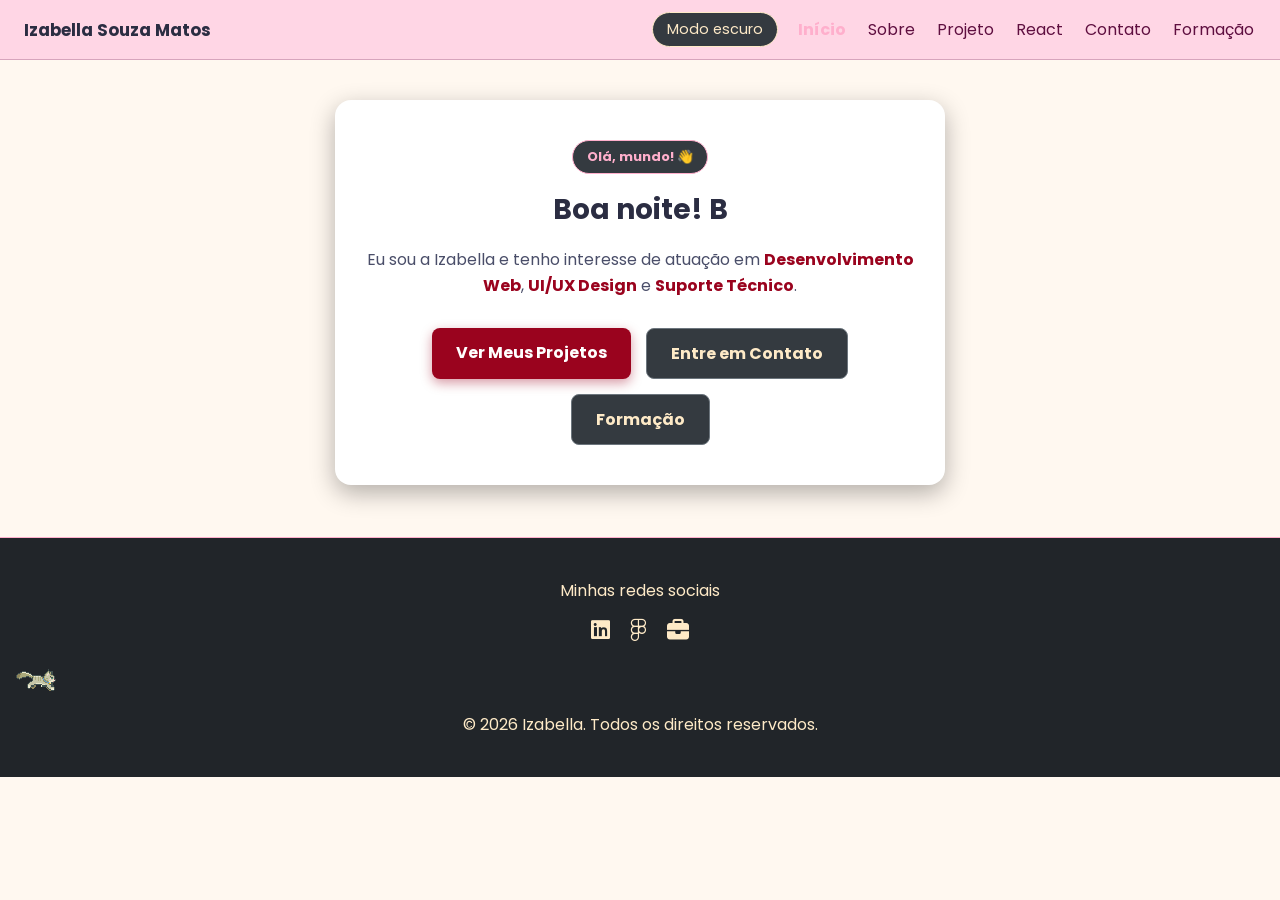
<file: index.html>
<!DOCTYPE html>
<html lang="pt-BR">
<head>
    <meta charset="UTF-8">
    <meta name="viewport" content="width=device-width, initial-scale=1.0">
    <title>Início | Izabella</title>
    <link rel="stylesheet" href="https://fonts.googleapis.com/css2?family=Poppins:wght@400;700&display=swap">
    <link rel="stylesheet" href="css/style.css">
    <!-- Importação dos ícones do Font Awesome -->
    <link rel="stylesheet" href="https://cdnjs.cloudflare.com/ajax/libs/font-awesome/6.4.0/css/all.min.css">
</head>
<body>
    <header>
        <p class="titlenav"><strong>Izabella Souza Matos</strong></p>

        <button type="button" class="btn-hamburguer" id="btn-hamburguer" aria-label="Abrir menu de navegação" aria-expanded="false" aria-controls="nav-menu">
            <span></span>
            <span></span>
            <span></span>
        </button>

        <nav id="nav-menu" class="itensnav" aria-label="Navegação principal">
            <button type="button" id="tema">Modo escuro</button>
            <a href="index.html">Início</a>
            <a href="sobre.html">Sobre</a>
            <a href="projeto.html">Projeto</a>
            <a href="react.html">React</a>
            <a href="contato.html">Contato</a>
            <a href="formacao.html">Formação</a>
        </nav>
    </header>

    <main>
        <section class="secao-inicio">
            <div class="hero-card">
                <span class="badge-ola">Olá, mundo! 👋</span>

                <!-- O JavaScript injeta a saudação automática por horário aqui -->
                <h1 id="titulo-saudacao">Bem-vindo ao meu perfil</h1>
                <p class="descricao-inicio">
                    Eu sou a Izabella e tenho interesse de atuação em <strong>Desenvolvimento Web</strong>, <strong>UI/UX Design</strong> e <strong>Suporte Técnico</strong>.
                </p>

                <div class="acoes-hero">
                    <a href="projeto.html" class="btn-principal">Ver Meus Projetos</a>
                    <a href="contato.html" class="btn-secundario">Entre em Contato</a>
                    <a href="formacao.html" class="btn-secundario">Formação</a>
                </div>
            </div>
        </section>
    </main>

    <footer>
        <div class="footer-container">
            <p>Minhas redes sociais</p>
            <ul class="footer-links">
                <li><a href="https://www.linkedin.com/in/izabella-souza-matos/" target="_blank" rel="noopener noreferrer" aria-label="LinkedIn"><i class="fa-brands fa-linkedin"></i></a></li>
                <li><a href="https://www.figma.com/files/team/1687251064527399275/folder/663341080?fuid=1687251063166864576" target="_blank" rel="noopener noreferrer" aria-label="Figma"><i class="fa-brands fa-figma"></i></a></li>
                <li><a href="https://izabellasouzadev67.github.io/portfolio-izabella-souza/" target="_blank" rel="noopener noreferrer" aria-label="Portfólio"><i class="fa-solid fa-briefcase"></i></a></li>
            </ul>
        </div>

        <!-- Stickers dos gatinhos passeando no rodapé -->
        <div class="gatos-rodape">
            <img src="Imagens/gif.gif" alt="Gato andando" class="gato-andando">
            <img src="Imagens/gif.gif" alt="Gato andando" class="gato-andando">
        </div>

        <p>&copy; 2026 Izabella. Todos os direitos reservados.</p>
    </footer>

    <script src="js/script.js"></script>
</body>
</html>
</file>
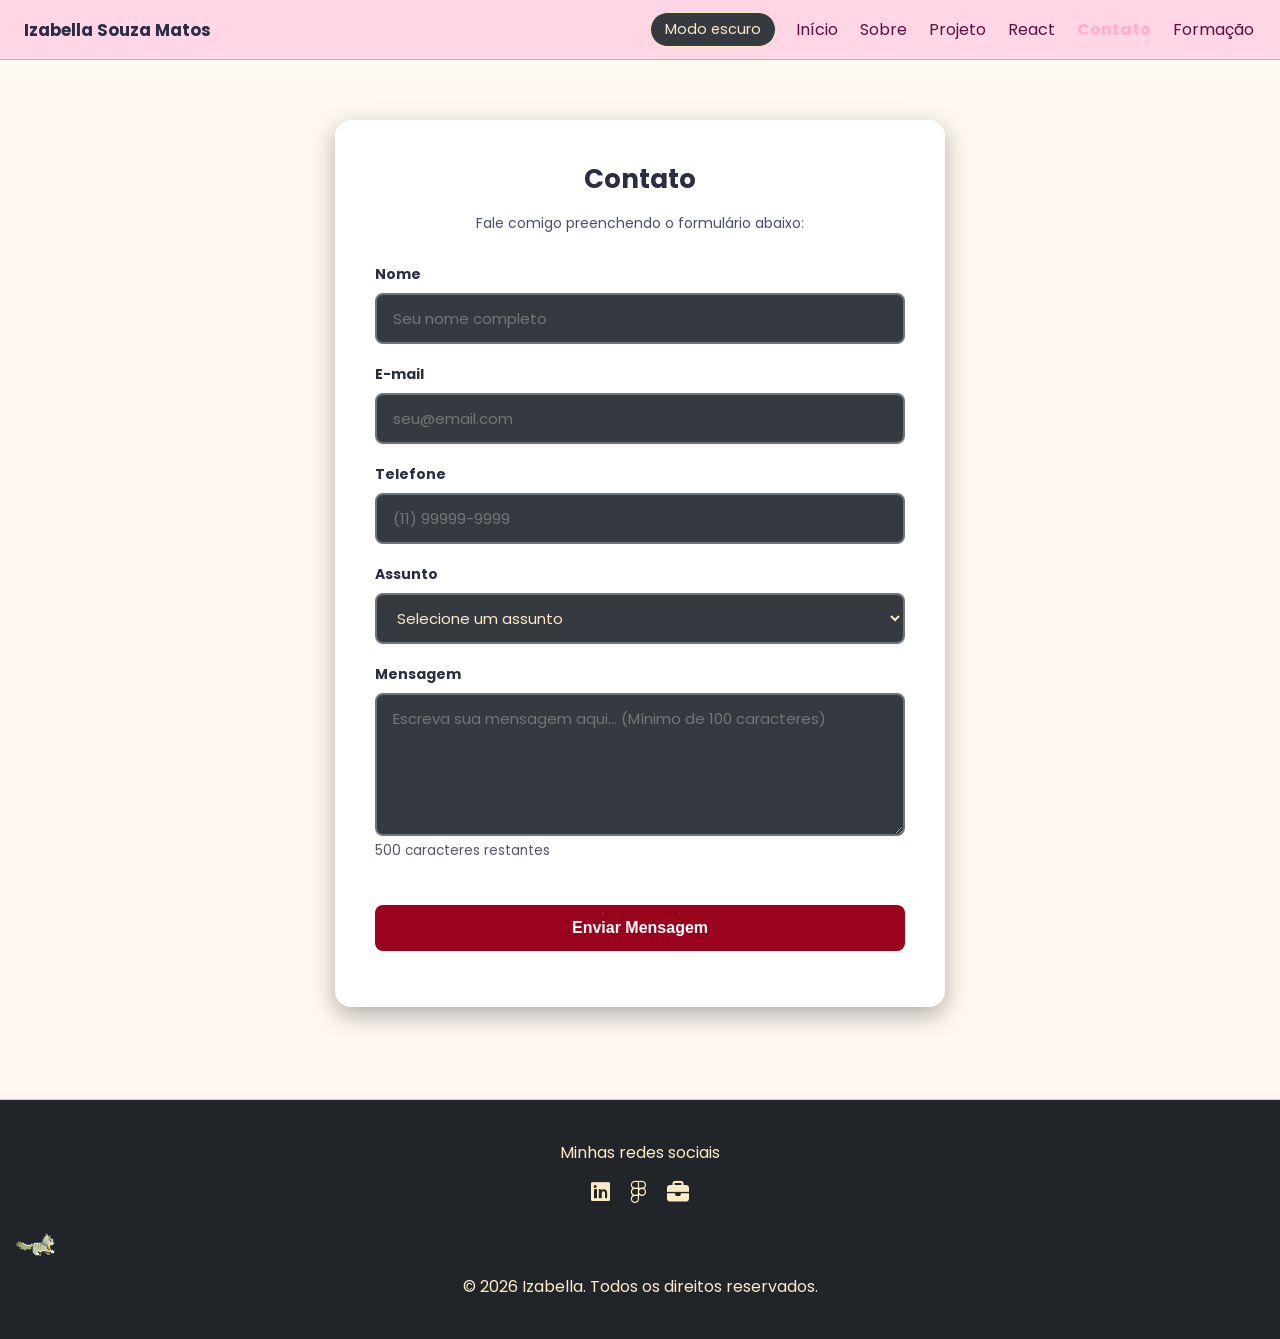
<file: contato.html>
<!DOCTYPE html>
<html lang="pt-BR">
<head>
    <meta charset="UTF-8">
    <meta name="viewport" content="width=device-width, initial-scale=1.0">
    <title>Contato | Izabella</title>
    <link rel="stylesheet" href="https://fonts.googleapis.com/css2?family=Poppins:wght@400;700&display=swap">
    <link rel="stylesheet" href="css/style.css">
    <link rel="stylesheet" href="https://cdnjs.cloudflare.com/ajax/libs/font-awesome/6.4.0/css/all.min.css">
</head>
<body>
    <header>
        <p class="titlenav"><strong>Izabella Souza Matos</strong></p>

        <button type="button" class="btn-hamburguer" id="btn-hamburguer" aria-label="Abrir menu de navegação" aria-expanded="false" aria-controls="nav-menu">
            <span></span>
            <span></span>
            <span></span>
        </button>

        <nav id="nav-menu" class="itensnav" aria-label="Navegação principal">
            <button type="button" id="tema">Modo escuro</button>
            <a href="index.html">Início</a>
            <a href="sobre.html">Sobre</a>
            <a href="projeto.html">Projeto</a>
            <a href="react.html">React</a>
            <a href="contato.html">Contato</a>
            <a href="formacao.html">Formação</a>
        </nav>
    </header>

    <main>
        <section class="secao-contato">
            <div class="contato-container">
                <h1>Contato</h1>
                <p class="subtitulo">Fale comigo preenchendo o formulário abaixo:</p>

                <form id="form-contato" action="https://formspree.io/f/myewewpo" method="POST" class="formulario-moderno">
                    <div class="campo-grupo">
                        <label for="nome">Nome</label>
                        <input type="text" id="nome" name="nome" placeholder="Seu nome completo" required>
                    </div>

                    <div class="campo-grupo">
                        <label for="email">E-mail</label>
                        <input type="email" id="email" name="email" placeholder="seu@email.com" required>
                    </div>

                    <div class="campo-grupo">
                        <label for="telefone">Telefone</label>
                        <input type="tel" id="telefone" name="telefone" placeholder="(11) 99999-9999">
                    </div>

                    <div class="campo-grupo">
                        <label for="assunto">Assunto</label>
                        <select id="assunto" name="assunto" required>
                            <option value="">Selecione um assunto</option>
                            <option value="duvida">Dúvida</option>
                            <option value="sugestao">Sugestão</option>
                            <option value="reclamacao">Reclamação</option>
                            <option value="projeto">Projetos</option>
                        </select>
                    </div>

                    <div class="campo-grupo">
                        <label for="mensagem">Mensagem</label>
                        <textarea id="mensagem" name="mensagem" rows="5" maxlength="500" placeholder="Escreva sua mensagem aqui... (Mínimo de 100 caracteres)" required></textarea>
                        <p class="aviso-caracteres" style="font-size: 0.85rem; margin-top: 5px; opacity: 0.8;"><span id="contador">500</span> caracteres restantes</p>
                    </div>

                    <button type="submit" class="btn-enviar">Enviar Mensagem</button>
                    <p id="resposta"></p>
                </form>
            </div>
        </section>
    </main>

    <footer>
        <div class="footer-container">
            <p>Minhas redes sociais</p>
            <ul class="footer-links">
                <li><a href="https://www.linkedin.com/in/izabella-souza-matos/" target="_blank" rel="noopener noreferrer" aria-label="LinkedIn"><i class="fa-brands fa-linkedin"></i></a></li>
                <li><a href="https://www.figma.com/files/team/1687251064527399275/folder/663341080?fuid=1687251063166864576" target="_blank" rel="noopener noreferrer" aria-label="Figma"><i class="fa-brands fa-figma"></i></a></li>
                <li><a href="https://izabellasouzadev67.github.io/portfolio-izabella-souza/" target="_blank" rel="noopener noreferrer" aria-label="Portfólio"><i class="fa-solid fa-briefcase"></i></a></li>
            </ul>
        </div>

        <div class="gatos-rodape">
            <img src="Imagens/gif.gif" alt="Gato andando" class="gato-andando">
            <img src="Imagens/gif.gif" alt="Gato andando" class="gato-andando">
        </div>

        <p>&copy; 2026 Izabella. Todos os direitos reservados.</p>
    </footer>

    <!-- Carrega o script geral (para o modo escuro e outras funções globais) -->
    <script src="js/script.js"></script>
    <script src="js/contato.js"></script>
</body>
</html>
</file>
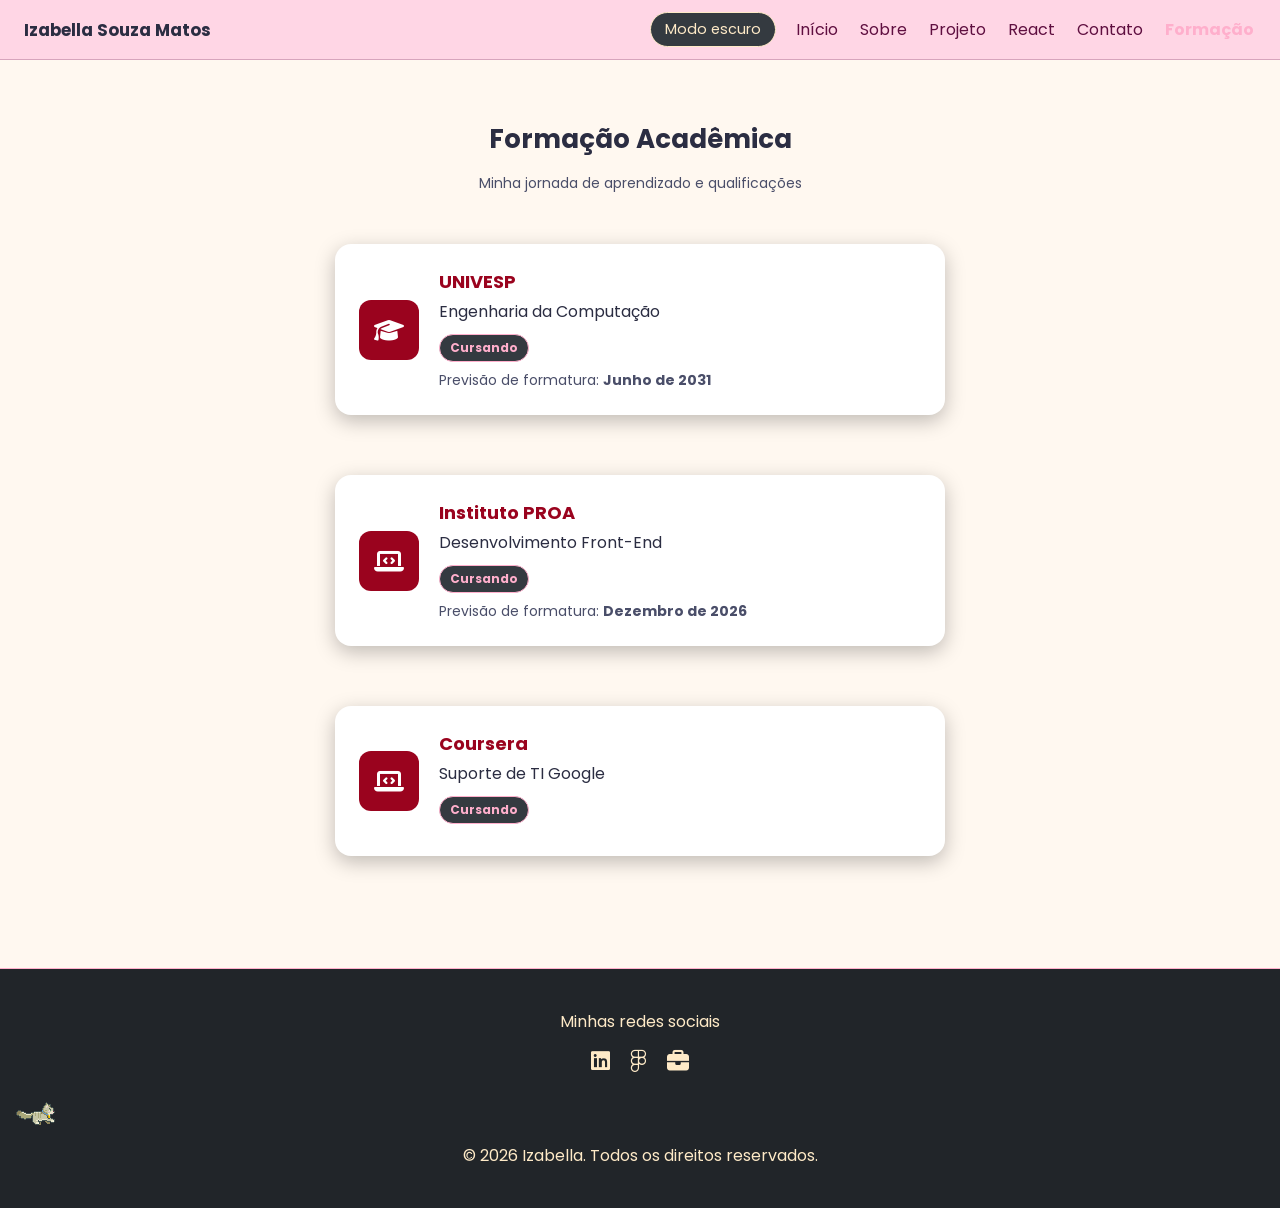
<file: formacao.html>
<!DOCTYPE html>
<html lang="pt-BR">
<head>
    <meta charset="UTF-8">
    <meta name="viewport" content="width=device-width, initial-scale=1.0">
    <title>Formação | Izabella</title>
    <link rel="stylesheet" href="https://fonts.googleapis.com/css2?family=Poppins:wght@400;700&display=swap">
    <link rel="stylesheet" href="css/style.css">
    <!-- Importação dos ícones do Font Awesome -->
    <link rel="stylesheet" href="https://cdnjs.cloudflare.com/ajax/libs/font-awesome/6.4.0/css/all.min.css">
</head>
<body>
    <header>
        <p class="titlenav"><strong>Izabella Souza Matos</strong></p>

        <button type="button" class="btn-hamburguer" id="btn-hamburguer" aria-label="Abrir menu de navegação" aria-expanded="false" aria-controls="nav-menu">
            <span></span>
            <span></span>
            <span></span>
        </button>

        <nav id="nav-menu" class="itensnav" aria-label="Navegação principal">
            <button type="button" id="tema">Modo escuro</button>
            <a href="index.html">Início</a>
            <a href="sobre.html">Sobre</a>
            <a href="projeto.html">Projeto</a>
            <a href="react.html">React</a>
            <a href="contato.html">Contato</a>
            <a href="formacao.html">Formação</a>
        </nav>
    </header>

    <main>
        <section class="secao-formacao">
            <h1>Formação Acadêmica</h1>
            <p class="subtitulo">Minha jornada de aprendizado e qualificações</p>

            <div class="formacao-grid">
                <article class="card-formacao">
                    <div class="icone-formacao">
                        <i class="fa-solid fa-graduation-cap"></i>
                    </div>
                    <div class="conteudo-formacao">
                        <h2>UNIVESP</h2>
                        <h3>Engenharia da Computação</h3>
                        <span class="status-badge">Cursando</span>
                        <p class="previsao">Previsão de formatura: <strong>Junho de 2031</strong></p>
                    </div>
                </article>

                <article class="card-formacao">
                    <div class="icone-formacao">
                        <i class="fa-solid fa-laptop-code"></i>
                    </div>
                    <div class="conteudo-formacao">
                        <h2>Instituto PROA</h2>
                        <h3>Desenvolvimento Front-End</h3>
                        <span class="status-badge">Cursando</span>
                        <p class="previsao">Previsão de formatura: <strong>Dezembro de 2026</strong></p>
                    </div>
                </article>

                <article class="card-formacao">
                    <div class="icone-formacao">
                        <i class="fa-solid fa-laptop-code"></i>
                    </div>
                    <div class="conteudo-formacao">
                        <h2>Coursera</h2>
                        <h3>Suporte de TI Google</h3>
                        <span class="status-badge">Cursando</span>
                    </div>
                </article>
            </div>
        </section>
    </main>

    <footer>
        <div class="footer-container">
            <p>Minhas redes sociais</p>
            <ul class="footer-links">
                <li><a href="https://www.linkedin.com/in/izabella-souza-matos/" target="_blank" rel="noopener noreferrer" aria-label="LinkedIn"><i class="fa-brands fa-linkedin"></i></a></li>
                <li><a href="https://www.figma.com/files/team/1687251064527399275/folder/663341080?fuid=1687251063166864576" target="_blank" rel="noopener noreferrer" aria-label="Figma"><i class="fa-brands fa-figma"></i></a></li>
                <li><a href="https://izabellasouzadev67.github.io/portfolio-izabella-souza/" target="_blank" rel="noopener noreferrer" aria-label="Portfólio"><i class="fa-solid fa-briefcase"></i></a></li>
            </ul>
        </div>

        <!-- Stickers dos gatinhos passeando no rodapé -->
        <div class="gatos-rodape">
            <img src="Imagens/gif.gif" alt="Gato andando" class="gato-andando">
            <img src="Imagens/gif.gif" alt="Gato andando" class="gato-andando">
        </div>

        <p>&copy; 2026 Izabella. Todos os direitos reservados.</p>
    </footer>

    <script src="js/script.js"></script>
</body>
</html>
</file>
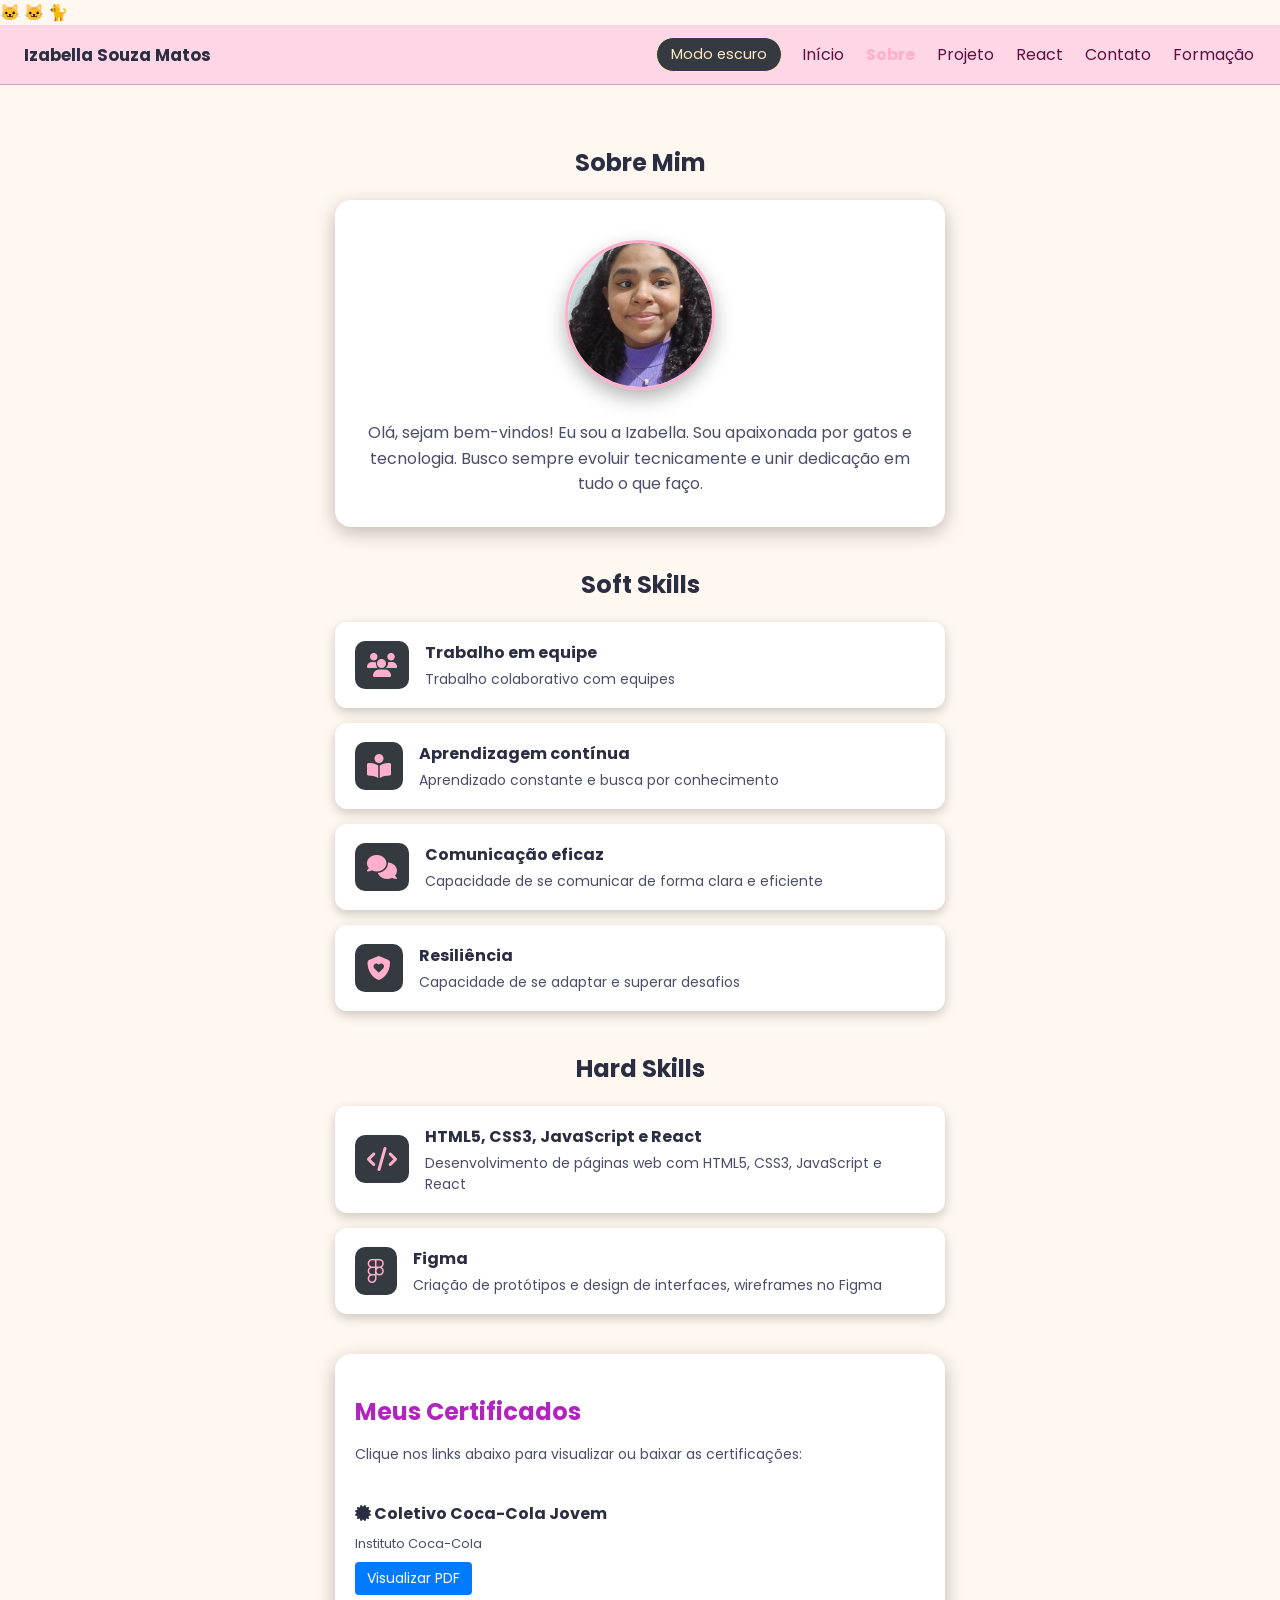
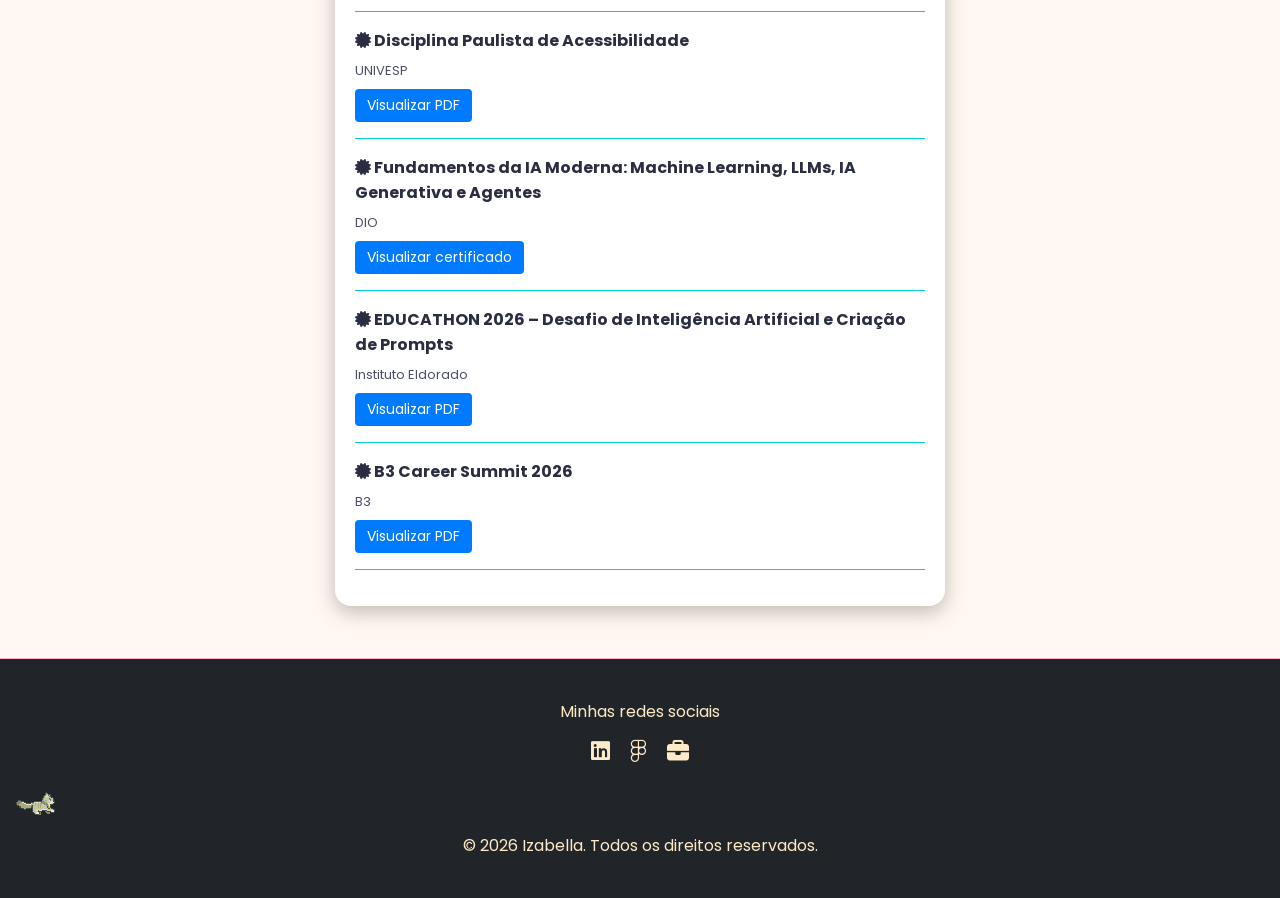
<file: sobre.html>
<!DOCTYPE html>
<html lang="pt-BR">
<head>
    <meta charset="UTF-8">
    <meta name="viewport" content="width=device-width, initial-scale=1.0">
    <title>Sobre | Izabella</title>
    <link rel="stylesheet" href="css/style.css">
    <link rel="stylesheet" href="https://fonts.googleapis.com/css2?family=Poppins:wght@400;700&display=swap">
    <!-- Importação dos ícones do Font Awesome -->
    <link rel="stylesheet" href="https://cdnjs.cloudflare.com/ajax/libs/font-awesome/6.4.0/css/all.min.css">
</head>
<body>
    <div class="gatos-flutuantes">
        <span class="gato" style="--delay: 0s; --left: 15%;">🐱</span>
        <span class="gato" style="--delay: 1.5s; --left: 80%;">🐱</span>
        <span class="gato" style="--delay: 3s; --left: 25%;">🐈</span>
    </div>

    <header>
        <p class="titlenav"><strong>Izabella Souza Matos</strong></p>

        <button type="button" class="btn-hamburguer" id="btn-hamburguer" aria-label="Abrir menu de navegação" aria-expanded="false" aria-controls="nav-menu">
            <span></span>
            <span></span>
            <span></span>
        </button>

        <nav id="nav-menu" class="itensnav" aria-label="Navegação principal">
            <button type="button" id="tema">Modo escuro</button>
            <a href="index.html">Início</a>
            <a href="sobre.html">Sobre</a>
            <a href="projeto.html">Projeto</a>
            <a href="react.html">React</a>
            <a href="contato.html">Contato</a>
            <a href="formacao.html">Formação</a>
        </nav>
    </header>

    <main>
        <!-- Seção Apresentação / Perfil -->
        <section class="secao-sobre-mim">
            <h1>Sobre Mim</h1>
            <div class="card-perfil">
                <img src="Imagens/foto-perfil-izabella.png" alt="Izabella Souza Matos" class="foto-sobre">
                <div class="texto-perfil">
                    <p>Olá, sejam bem-vindos! Eu sou a Izabella. Sou apaixonada por gatos e tecnologia. Busco sempre evoluir tecnicamente e unir dedicação em tudo o que faço.</p>
                </div>
            </div>
        </section>

        <!-- Seção Soft Skills & Hard Skills -->
        <section class="secao-habilidades">
            <h2>Soft Skills</h2>
            <ul class="lista-habilidades-moderna">
                <li>
                    <i class="fa-solid fa-users"></i>
                    <div>
                        <strong>Trabalho em equipe</strong>
                        <p>Trabalho colaborativo com equipes</p>
                    </div>
                </li>
                <li>
                    <i class="fa-solid fa-book-open-reader"></i>
                    <div>
                        <strong>Aprendizagem contínua</strong>
                        <p>Aprendizado constante e busca por conhecimento</p>
                    </div>
                </li>
                <li>
                    <i class="fa-solid fa-comments"></i>
                    <div>
                        <strong>Comunicação eficaz</strong>
                        <p>Capacidade de se comunicar de forma clara e eficiente</p>
                    </div>
                </li>
                <li>
                    <i class="fa-solid fa-shield-heart"></i>
                    <div>
                        <strong>Resiliência</strong>
                        <p>Capacidade de se adaptar e superar desafios</p>
                    </div>
                </li>
            </ul>

            <h2 class="titulo-hard-skills">Hard Skills</h2>
            <ul class="lista-hard-skills">
                <li>
                    <i class="fa-solid fa-code"></i>
                    <div>
                        <strong>HTML5, CSS3, JavaScript e React</strong>
                        <p>Desenvolvimento de páginas web com HTML5, CSS3, JavaScript e React</p>
                    </div>
                </li>
                <li>
                    <i class="fa-brands fa-figma"></i>
                    <div>
                        <strong>Figma</strong>
                        <p>Criação de protótipos e design de interfaces, wireframes no Figma</p>
                    </div>
                </li>
            </ul>
        </section>

        <!-- Seção Certificados -->
        <section class="secao-certificados">
            <h2>Meus Certificados</h2>
            <p class="subtitulo-certificados">Clique nos links abaixo para visualizar ou baixar as certificações:</p>

            <ul class="lista-certificados">
                <li>
                    <span class="curso-nome"><i class="fa-solid fa-certificate"></i> Coletivo Coca-Cola Jovem</span>
                    <span class="instituicao">Instituto Coca-Cola</span>
                    <a href="docs/certificado-coca-cola.pdf" target="_blank" rel="noopener noreferrer" class="btn-pdf">Visualizar PDF</a>
                </li>
                <li>
                    <span class="curso-nome"><i class="fa-solid fa-certificate"></i> Disciplina Paulista de Acessibilidade</span>
                    <span class="instituicao">UNIVESP</span>
                    <a href="https://ava.univesp.br/pluginfile.php/1/tool_certificate/issues/1791779618/0722146682IS.pdf" target="_blank" rel="noopener noreferrer" class="btn-pdf">Visualizar PDF</a>
                </li>
                <li>
                    <span class="curso-nome"><i class="fa-solid fa-certificate"></i> Fundamentos da IA Moderna: Machine Learning, LLMs, IA Generativa e Agentes</span>
                    <span class="instituicao">DIO</span>
                    <a href="https://www.dio.me/certificate/FJN9F0I5/share" target="_blank" rel="noopener noreferrer" class="btn-pdf">Visualizar certificado</a>
                </li>
                <li>
                    <span class="curso-nome"><i class="fa-solid fa-certificate"></i> EDUCATHON 2026 – Desafio de Inteligência Artificial e Criação de Prompts</span>
                    <span class="instituicao">Instituto Eldorado</span>
                    <a href="docs/certificado educathon IA.pdf" target="_blank" rel="noopener noreferrer" class="btn-pdf">Visualizar PDF</a>
                </li>
                <li>
                    <span class="curso-nome"><i class="fa-solid fa-certificate"></i> B3 Career Summit 2026</span>
                    <span class="instituicao">B3</span>
                    <a href="docs/B3 Career Summit 2026.pdf" target="_blank" rel="noopener noreferrer" class="btn-pdf">Visualizar PDF</a>
                </li>
            </ul>
        </section>
    </main>

    <footer>
        <div class="footer-container">
            <p>Minhas redes sociais</p>
            <ul class="footer-links">
                <li><a href="https://www.linkedin.com/in/izabella-souza-matos/" target="_blank" rel="noopener noreferrer" aria-label="LinkedIn"><i class="fa-brands fa-linkedin"></i></a></li>
                <li><a href="https://www.figma.com/files/team/1687251064527399275/folder/663341080?fuid=1687251063166864576" target="_blank" rel="noopener noreferrer" aria-label="Figma"><i class="fa-brands fa-figma"></i></a></li>
                <li><a href="https://izabellasouzadev67.github.io/portfolio-izabella-souza/" target="_blank" rel="noopener noreferrer" aria-label="Portfólio"><i class="fa-solid fa-briefcase"></i></a></li>
            </ul>
        </div>

        <!-- Stickers dos gatinhos passeando no rodapé -->
        <div class="gatos-rodape">
            <img src="Imagens/gif.gif" alt="Gato andando" class="gato-andando">
            <img src="Imagens/gif.gif" alt="Gato andando" class="gato-andando">
        </div>

        <p>&copy; 2026 Izabella. Todos os direitos reservados.</p>
    </footer>

    <script src="js/script.js"></script>
</body>
</html>
</file>
<file: css/style.css>
/* ==========================================
1. CONFIGURAÇÕES GERAIS E VARIÁVEIS
   ========================================== */
:root {
    --bg-body: #343A40;
    --text-body: #FEEAC7;
    --card-bg: #495057;
    --header-bg: #212529;
    --header-border: rgba(255, 175, 204, 0.45);
    --btn-tema-bg: #343A40;
    --btn-tema-border: #FFAFCC;
    --btn-tema-color: #FEEAC7;
}

body.claro {
    --bg-body: #FFF8F0;
    --text-body: #2B2D42;
    --card-bg: #FFFFFF;
    --header-bg: #FFD6E5;
    --header-border: rgba(95, 15, 64, 0.25);
    --btn-tema-bg: #343A40;
    --btn-tema-border: #FEEAC7;
    --btn-tema-color: #FEEAC7;
}

*,
*::before,
*::after {
    box-sizing: border-box;
}

body {
    background-color: var(--bg-body);
    color: var(--text-body);
    font-family: 'Poppins', sans-serif;
    margin: 0;
    transition: background-color 0.3s ease, color 0.3s ease;
}

main {
    max-width: 650px;
    margin: 0 auto;
    padding: 20px;
}

/* ==========================================
2. HEADER E NAVEGAÇÃO
   ========================================== */
header {
    position: relative;
    display: flex;
    justify-content: space-between;
    align-items: center;
    gap: 16px;
    background-color: var(--header-bg);
    border-bottom: 1px solid var(--header-border);
    padding: 12px 24px;
    z-index: 1000;
}

header::before,
header::after {
    content: none !important;
    display: none !important;
}

.titlenav {
    margin: 0;
    font-size: 1.05rem;
    white-space: nowrap;
}

.itensnav {
    display: flex;
    align-items: center;
    flex-wrap: wrap;
    gap: 16px;
}

nav a,
.itensnav a {
    color: #FEEAC7;
    text-decoration: none;
    display: inline-block;
    padding: 4px 2px;
    transition: color 0.3s ease, transform 0.3s ease;
}

nav a:hover,
.itensnav a:hover {
    color: #FFAFCC;
}

body.claro nav a,
body.claro .itensnav a {
    color: #5F0F40;
}

body.claro nav a:hover,
body.claro .itensnav a:hover {
    color: #9A031E;
}

.itensnav a.ativo {
    color: #FFAFCC;
    font-weight: 700;
    text-decoration: underline;
    text-underline-offset: 5px;
}

body.claro .itensnav a.ativo {
    color: #9A031E;
}

#tema {
    background-color: var(--btn-tema-bg);
    color: var(--btn-tema-color);
    border: 1px solid var(--btn-tema-border);
    border-radius: 20px;
    padding: 6px 14px;
    font-family: inherit;
    font-size: 0.9rem;
    cursor: pointer;
    transition: all 0.3s ease;
}

#tema:hover {
    transform: translateY(-1px);
}

/* ==========================================
3. TÍTULOS E TIPOGRAFIA
   ========================================== */
h1 {
    color: var(--text-body);
    font-size: 26px;
    font-weight: 700;
    font-family: 'Poppins', Helvetica, sans-serif;
    margin: 0 0 16px 0;
}

/* ==========================================
4. COMPONENTES: CARDS E BOTÕES
   ========================================== */
article {
    background-color: var(--card-bg);
    padding: 20px;
    margin: 20px 0;
    border-radius: 8px;
    transition: transform 0.3s ease, box-shadow 0.3s ease;
}

article:hover {
    transform: translateY(-5px);
    box-shadow: 0 5px 15px rgba(0, 0, 0, 0.3);
}

.btn-principal {
    display: inline-block;
    background-color: #9A031E;
    color: #FFFFFF;
    padding: 12px 24px;
    border-radius: 8px;
    text-decoration: none;
    font-weight: bold;
    transition: background-color 0.3s ease, transform 0.2s ease;
    box-shadow: 0 4px 12px rgba(154, 3, 30, 0.4);
}

.btn-principal:hover {
    background-color: #720216;
    transform: translateY(-3px);
}

.btn-principal:active {
    transform: scale(0.97);
}

.btn-secundario {
    display: inline-block;
    background-color: #343A40;
    color: #FEEAC7;
    padding: 12px 24px;
    border-radius: 8px;
    text-decoration: none;
    font-weight: bold;
    border: 1px solid #6C757D;
    transition: all 0.3s ease;
}

.btn-secundario:hover {
    background-color: #495057;
    border-color: #FFAFCC;
    color: #FFAFCC;
    transform: translateY(-3px);
}

.btn-secundario:active {
    transform: scale(0.97);
}

/* ==========================================
5. PÁGINA INICIAL (INDEX)
   ========================================== */
.secao-inicio {
    display: flex;
    flex-direction: column;
    gap: 30px;
    margin-top: 20px;
}

.hero-card {
    background-color: var(--card-bg);
    padding: 40px 30px;
    border-radius: 16px;
    box-shadow: 0 8px 24px rgba(0, 0, 0, 0.3);
    text-align: center;
    transition: transform 0.3s ease, box-shadow 0.3s ease;
}

.hero-card:hover {
    transform: translateY(-4px);
    box-shadow: 0 12px 28px rgba(0, 0, 0, 0.35);
}

.badge-ola {
    display: inline-block;
    background-color: #343A40;
    color: #FFAFCC;
    font-size: 13px;
    font-weight: bold;
    padding: 6px 14px;
    border-radius: 20px;
    margin-bottom: 15px;
    border: 1px solid #FFAFCC;
}

.hero-card h1 {
    font-size: 28px;
    color: var(--text-body);
    margin-bottom: 15px;
}

.descricao-inicio {
    color: #CED4DA;
    font-size: 16px;
    line-height: 1.6;
    margin-bottom: 30px;
}

body.claro .descricao-inicio {
    color: #4A4E69;
}

.descricao-inicio strong {
    color: #FFAFCC;
}

body.claro .descricao-inicio strong {
    color: #9A031E;
}

.acoes-hero {
    display: flex;
    justify-content: center;
    gap: 15px;
    flex-wrap: wrap;
}

/* ==========================================
6. PÁGINA SOBRE (PERFIL E HABILIDADES)
   ========================================== */
.secao-sobre-mim,
.secao-habilidades {
    margin: 40px auto;
}

.secao-sobre-mim h1,
.secao-habilidades h2 {
    text-align: center;
    margin-bottom: 20px;
    color: var(--text-body);
    font-size: 24px;
}

.card-perfil {
    background-color: var(--card-bg);
    padding: 30px;
    border-radius: 16px;
    box-shadow: 0 6px 20px rgba(0, 0, 0, 0.25);
    display: flex;
    flex-direction: column;
    align-items: center;
    text-align: center;
    gap: 20px;
    transition: transform 0.3s ease, box-shadow 0.3s ease;
}

.card-perfil:hover {
    transform: translateY(-4px);
    box-shadow: 0 12px 28px rgba(0, 0, 0, 0.35);
}

.foto-sobre {
    width: 150px;
    height: 150px;
    object-fit: cover;
    border-radius: 50%;
    border: 3px solid #FFAFCC;
    display: block;
    margin: 10px auto;
    box-shadow: 0 8px 20px rgba(0, 0, 0, 0.3), 0 0 0 0 rgba(255, 175, 204, 0.55);
    transition: transform 0.35s ease, border-color 0.35s ease, box-shadow 0.35s ease;
    animation: flutuarEPulsarFoto 3.6s ease-in-out infinite;
}

.foto-sobre:hover {
    animation-play-state: paused;
    transform: translateY(-4px) scale(1.06) rotate(2deg);
    border-color: #FEEAC7;
    box-shadow: 0 12px 26px rgba(255, 175, 204, 0.35);
}

@keyframes flutuarEPulsarFoto {
    0% {
        transform: translateY(0px);
        box-shadow: 0 8px 20px rgba(0, 0, 0, 0.3), 0 0 0 0 rgba(255, 175, 204, 0.55);
    }
    50% {
        transform: translateY(-7px);
        box-shadow: 0 12px 24px rgba(0, 0, 0, 0.35), 0 0 0 12px rgba(255, 175, 204, 0);
    }
    100% {
        transform: translateY(0px);
        box-shadow: 0 8px 20px rgba(0, 0, 0, 0.3), 0 0 0 0 rgba(255, 175, 204, 0);
    }
}

.avatar-animado {
    position: relative;
    width: 158px;
    height: 158px;
    border-radius: 50%;
    padding: 4px;
    margin: 10px auto;
    background: linear-gradient(135deg, #FFAFCC, #9A031E, #FEEAC7, #FFAFCC);
    background-size: 300% 300%;
    animation: girarGradiente 5s ease infinite;
}

.avatar-animado .foto-sobre {
    width: 100%;
    height: 100%;
    margin: 0;
    border: 3px solid var(--card-bg);
    animation: none;
}

.avatar-animado:hover .foto-sobre {
    transform: scale(1.04);
}

@keyframes girarGradiente {
    0% {
        background-position: 0% 50%;
    }
    50% {
        background-position: 100% 50%;
    }
    100% {
        background-position: 0% 50%;
    }
}

.texto-perfil p {
    color: #CED4DA;
    line-height: 1.6;
    margin: 0;
}

body.claro .texto-perfil p {
    color: #4A4E69;
}

.lista-habilidades-moderna,
.lista-hard-skills {
    list-style: none;
    padding: 0;
    display: flex;
    flex-direction: column;
    gap: 15px;
}

.lista-habilidades-moderna li,
.lista-hard-skills li {
    background-color: var(--card-bg);
    padding: 18px 20px;
    border-radius: 12px;
    display: flex;
    align-items: center;
    gap: 16px;
    box-shadow: 0 4px 12px rgba(0, 0, 0, 0.2);
    transition: transform 0.3s ease;
}

.lista-habilidades-moderna li:hover,
.lista-hard-skills li:hover {
    transform: translateY(-3px);
}

.lista-habilidades-moderna i,
.lista-hard-skills i {
    font-size: 24px;
    color: #FFAFCC;
    background-color: #343A40;
    padding: 12px;
    border-radius: 10px;
}

.lista-habilidades-moderna strong,
.lista-hard-skills strong {
    color: var(--text-body);
    display: block;
    margin-bottom: 4px;
}

.lista-habilidades-moderna p,
.lista-hard-skills p {
    margin: 0;
    color: #CED4DA;
    font-size: 14px;
}

body.claro .lista-habilidades-moderna p,
body.claro .lista-hard-skills p {
    color: #4A4E69;
}

.titulo-hard-skills {
    margin-top: 40px !important;
}

/* ==========================================
7. SEÇÃO DE CERTIFICADOS
   ========================================== */
.secao-certificados {
    padding: 20px;
    background-color: var(--card-bg);
    border-radius: 16px;
    box-shadow: 0 6px 20px rgba(0, 0, 0, 0.25);
    margin-top: 20px;
    transition: transform 0.3s ease, box-shadow 0.3s ease;
}

.secao-certificados:hover {
    transform: translateY(-4px);
    box-shadow: 0 12px 28px rgba(0, 0, 0, 0.35);
}

.secao-certificados h2 {
    font-size: 24px;
    margin-bottom: 15px;
    color: #b224be;
}

.subtitulo-certificados {
    color: #CED4DA;
    font-size: 14px;
    margin-bottom: 20px;
}

body.claro .subtitulo-certificados {
    color: #4A4E69;
}

.lista-certificados {
    list-style: none;
    padding: 0;
}

.lista-certificados li {
    padding: 16px 0;
    border-bottom: 1px solid rgb(0, 204, 231);
    display: flex;
    flex-direction: column;
    align-items: flex-start;
    gap: 8px;
}

.curso-nome {
    font-weight: bold;
}

.instituicao {
    color: #CED4DA;
    font-size: 13px;
}

body.claro .instituicao {
    color: #4A4E69;
}

.btn-pdf {
    display: inline-block;
    padding: 6px 12px;
    background-color: #007bff;
    color: #fff;
    text-decoration: none;
    border-radius: 4px;
    font-size: 14px;
    transition: background-color 0.3s;
}

.btn-pdf:hover {
    background-color: #6F1D1B;
}

/* ==========================================
8. PÁGINA DE PROJETOS
   ========================================== */
.secao-projetos h1 {
    text-align: center;
    margin-bottom: 8px;
    color: var(--text-body);
    font-size: 26px;
}

.subtitulo-projetos {
    text-align: center;
    color: #CED4DA;
    font-size: 14px;
    margin-bottom: 30px;
}

body.claro .subtitulo-projetos {
    color: #4A4E69;
}

.filtros {
    display: flex;
    flex-wrap: wrap;
    justify-content: center;
    gap: 10px;
    margin-bottom: 20px;
}

.filtros button {
    background-color: #495057;
    color: #FEEAC7;
    border: 1px solid #FFAFCC;
    border-radius: 8px;
    padding: 8px 14px;
    font-family: inherit;
    font-size: 0.9rem;
    cursor: pointer;
    transition: all 0.25s ease;
}

.filtros button:hover {
    background-color: #9A031E;
    color: #FFFFFF;
}

#contagem {
    text-align: center;
    font-size: 0.9rem;
    color: #CED4DA;
    margin-bottom: 20px;
}

body.claro #contagem {
    color: #4A4E69;
}

.projetos-grid {
    display: flex;
    flex-direction: column;
    gap: 20px;
}

.card-projeto {
    background-color: var(--card-bg);
    padding: 24px;
    border-radius: 16px;
    box-shadow: 0 6px 20px rgba(0, 0, 0, 0.25);
    display: flex;
    align-items: flex-start;
    gap: 20px;
    transition: transform 0.3s ease, box-shadow 0.3s ease;
}

.card-projeto:hover {
    transform: translateY(-4px);
    box-shadow: 0 10px 25px rgba(0, 0, 0, 0.35);
}

.projeto-icone {
    background-color: #9A031E;
    color: #FFFFFF;
    width: 55px;
    height: 55px;
    border-radius: 12px;
    display: flex;
    align-items: center;
    justify-content: center;
    font-size: 22px;
    flex-shrink: 0;
}

.projeto-info h2 {
    font-size: 18px;
    color: #FFAFCC;
    margin: 0 0 8px 0;
}

body.claro .projeto-info h2 {
    color: #9A031E;
}

.projeto-info p {
    font-size: 14px;
    color: #CED4DA;
    line-height: 1.5;
    margin: 0 0 15px 0;
}

body.claro .projeto-info p {
    color: #4A4E69;
}

.btn-projeto {
    display: inline-flex;
    align-items: center;
    gap: 8px;
    background-color: #343A40;
    color: #FEEAC7;
    padding: 8px 16px;
    border-radius: 6px;
    text-decoration: none;
    font-size: 13px;
    font-weight: bold;
    border: 1px solid #6C757D;
    transition: all 0.3s ease;
}

.btn-projeto:hover {
    background-color: #9A031E;
    border-color: #9A031E;
    color: #FFFFFF;
    transform: translateX(3px);
}

.badge-tech {
    display: inline-block;
    background-color: #343A40;
    color: #FFAFCC;
    font-size: 12px;
    font-weight: bold;
    padding: 4px 10px;
    border-radius: 20px;
    border: 1px solid #FFAFCC;
}

/* ==========================================
9. PÁGINA DE CONTATO E FORMAÇÃO
   ========================================== */
.secao-contato,
.secao-formacao {
    margin: 40px auto;
}

.secao-contato h1,
.secao-formacao h1 {
    text-align: center;
    margin-bottom: 8px;
    color: var(--text-body);
}

.contato-container {
    background-color: var(--card-bg);
    padding: 40px;
    border-radius: 16px;
    box-shadow: 0 8px 24px rgba(0, 0, 0, 0.3);
}

.subtitulo {
    text-align: center;
    color: #CED4DA;
    margin-bottom: 30px;
    font-size: 14px;
}

body.claro .subtitulo {
    color: #4A4E69;
}

.campo-grupo {
    margin-bottom: 20px;
    display: flex;
    flex-direction: column;
}

.campo-grupo label {
    font-size: 14px;
    font-weight: bold;
    margin-bottom: 8px;
    color: var(--text-body);
}

.campo-grupo input,
.campo-grupo select,
.campo-grupo textarea {
    width: 100%;
    padding: 12px 16px;
    background-color: #343A40;
    border: 2px solid #6C757D;
    border-radius: 8px;
    color: #FEEAC7;
    font-size: 15px;
    font-family: inherit;
    transition: all 0.3s ease;
}

.campo-grupo input:focus,
.campo-grupo select:focus,
.campo-grupo textarea:focus {
    outline: none;
    border-color: #FFAFCC;
    box-shadow: 0 0 8px rgba(255, 175, 204, 0.4);
}

.btn-enviar {
    width: 100%;
    padding: 14px;
    background-color: #9A031E;
    color: #FFFFFF;
    border: none;
    border-radius: 8px;
    font-size: 16px;
    font-weight: bold;
    cursor: pointer;
    transition: background-color 0.3s ease, transform 0.2s ease;
    margin-top: 10px;
}

.btn-enviar:hover {
    background-color: #720216;
    transform: translateY(-2px);
}

.formacao-grid {
    display: flex;
    flex-direction: column;
    gap: 20px;
    margin-top: 30px;
}

.card-formacao {
    background-color: var(--card-bg);
    padding: 24px;
    border-radius: 16px;
    box-shadow: 0 6px 20px rgba(0, 0, 0, 0.25);
    display: flex;
    align-items: center;
    gap: 20px;
    transition: transform 0.3s ease, box-shadow 0.3s ease;
}

.card-formacao:hover {
    transform: translateY(-4px);
    box-shadow: 0 10px 25px rgba(0, 0, 0, 0.35);
}

.icone-formacao {
    background-color: #9A031E;
    color: #FFFFFF;
    width: 60px;
    height: 60px;
    border-radius: 12px;
    display: flex;
    align-items: center;
    justify-content: center;
    font-size: 24px;
    flex-shrink: 0;
}

.conteudo-formacao h2 {
    font-size: 18px;
    color: #FFAFCC;
    margin: 0 0 4px 0;
}

body.claro .conteudo-formacao h2 {
    color: #9A031E;
}

.conteudo-formacao h3 {
    font-size: 16px;
    color: var(--text-body);
    margin: 0 0 10px 0;
    font-weight: normal;
}

.status-badge {
    display: inline-block;
    background-color: #343A40;
    color: #FFAFCC;
    font-size: 12px;
    font-weight: bold;
    padding: 4px 10px;
    border-radius: 20px;
    margin-bottom: 8px;
    border: 1px solid #FFAFCC;
}

.previsao {
    font-size: 14px;
    color: #CED4DA;
    margin: 0;
}

body.claro .previsao {
    color: #4A4E69;
}

/* ==========================================
10. RODAPÉ (FOOTER) E GATINHOS
   ========================================== */
footer {
    position: relative;
    overflow: hidden;
    background-color: #212529;
    color: #FEEAC7;
    text-align: center;
    padding: 24px 16px;
    margin-top: 32px;
    border-top: 1px solid #FFAFCC;
}

.footer-links {
    display: flex;
    justify-content: center;
    align-items: center;
    gap: 20px;
    list-style: none;
    padding: 0;
    margin: 12px 0;
}

.footer-links a {
    color: #FEEAC7;
    font-size: 22px;
    text-decoration: none;
    display: inline-flex;
    align-items: center;
    gap: 6px;
    transition: color 0.3s ease, transform 0.3s ease;
}

.footer-links a:hover {
    color: #FFAFCC;
    transform: scale(1.1);
}

footer .gatos-rodape {
    position: relative;
    width: 100%;
    height: 36px;
    overflow: hidden;
    pointer-events: none;
    margin: 15px 0;
    z-index: 1;
}

footer .gatos-rodape .gato-andando {
    position: absolute;
    bottom: 2px;
    left: 0;
    height: 32px !important;
    width: auto !important;
    max-height: 32px !important;
    max-width: none !important;
    image-rendering: pixelated;
    opacity: 0.9;
    animation: correrGato 8s linear infinite;
}

footer .gatos-rodape .gato-andando:nth-child(2) {
    animation-delay: -4s;
    animation-duration: 10s;
}

@keyframes correrGato {
    0% {
        transform: translateX(-60px);
    }
    100% {
        transform: translateX(calc(100vw + 60px));
    }
}

/* ==========================================
11. CABEÇALHO E MENU HAMBÚRGUER RESPONSIVO
   ========================================== */
.btn-hamburguer {
    display: none;
    flex-direction: column;
    justify-content: center;
    align-items: center;
    gap: 4px;
    width: 40px;
    height: 36px;
    padding: 6px;
    background-color: var(--btn-tema-bg, #343A40);
    border: 1px solid var(--btn-tema-border, #FFAFCC);
    border-radius: 10px;
    cursor: pointer;
    transition: all 0.3s ease;
}

.btn-hamburguer span {
    display: block;
    width: 20px;
    height: 2px;
    background-color: var(--btn-tema-color, #FEEAC7);
    border-radius: 2px;
    transition: transform 0.3s ease, opacity 0.3s ease;
}

.btn-hamburguer.aberto span:nth-child(1) {
    transform: translateY(6px) rotate(45deg);
}

.btn-hamburguer.aberto span:nth-child(2) {
    opacity: 0;
}

.btn-hamburguer.aberto span:nth-child(3) {
    transform: translateY(-6px) rotate(-45deg);
}

@media screen and (max-width: 767px) {
    .btn-hamburguer {
        display: flex !important;
    }

    #nav-menu,
    nav.itensnav,
    .itensnav {
        display: none;
        position: fixed;
        top: 61px;
        left: 0;
        width: 100%;
        background-color: var(--header-bg, #212529);
        border-bottom: 1px solid var(--header-border, #FFAFCC);
        flex-direction: column;
        align-items: center;
        gap: 14px;
        padding: 18px 1rem 22px;
        z-index: 9998;
    }

    #nav-menu.aberto,
    nav.itensnav.aberto,
    .itensnav.aberto {
        display: flex !important;
    }
}

@media screen and (min-width: 768px) {
    .btn-hamburguer {
        display: none !important;
    }

    #nav-menu,
    nav.itensnav,
    .itensnav {
        display: flex !important;
        position: static;
        width: auto;
        background: transparent;
        border: none;
        flex-direction: row;
        flex-wrap: wrap;
        justify-content: flex-end;
        align-items: center;
        padding: 0;
        gap: 18px;
    }
}

/* ==========================================
   PÁGINA REACT (CARDS, FILTROS E CURTIR)
   ========================================== */
.react-projetos h1 {
    display: block;
    text-align: center;
    color: var(--text-body, #FEEAC7);
    font-size: 26px;
    margin-bottom: 18px;
}

.react-projetos .filtros {
    display: flex;
    justify-content: center;
    flex-wrap: wrap;
    gap: 10px;
    margin-bottom: 16px;
}

.react-projetos .filtros button {
    background-color: var(--card-bg, #495057);
    color: var(--text-body, #FEEAC7);
    border: 1px solid #FFAFCC;
    border-radius: 8px;
    padding: 8px 16px;
    font-family: inherit;
    font-size: 0.9rem;
    cursor: pointer;
    transition: all 0.2s ease;
}

.react-projetos .filtros button:hover,
.react-projetos .filtros button.ativo {
    background-color: #9A031E;
    border-color: #9A031E;
    color: #FFFFFF;
}

.contagem-react {
    text-align: center;
    color: #CED4DA;
    font-size: 0.95rem;
    margin-bottom: 20px;
}

.lista-cards-react {
    display: flex;
    flex-direction: column;
    gap: 18px;
}

.card {
    background-color: var(--card-bg, #495057);
    border-radius: 16px;
    padding: 24px;
    margin: 0;
    box-shadow: 0 6px 20px rgba(0, 0, 0, 0.25);
    transition: transform 0.25s ease, box-shadow 0.25s ease;
}

.card:hover {
    transform: translateY(-3px);
    box-shadow: 0 10px 24px rgba(0, 0, 0, 0.35);
}

.card h2 {
    color: #FFAFCC;
    margin: 0 0 8px 0;
    font-size: 20px;
}

.card p {
    color: #CED4DA;
    line-height: 1.6;
    margin: 0 0 16px 0;
}

.btn-curtir {
    background-color: #343A40;
    color: #FEEAC7;
    border: 1px solid #FFAFCC;
    border-radius: 20px;
    padding: 8px 16px;
    font-family: inherit;
    font-size: 0.9rem;
    font-weight: bold;
    cursor: pointer;
    transition: all 0.2s ease;
}

.btn-curtir:hover {
    background-color: #9A031E;
    border-color: #9A031E;
    color: #FFFFFF;
    transform: scale(1.03);
}

/* ==========================================
   BOTÃO VOLTAR AO TOPO
   ========================================== */
.btn-topo {
    position: fixed;
    bottom: 25px;
    right: 25px;
    width: 45px;
    height: 45px;
    border: none;
    border-radius: 50%;
    background-color: #9A031E;
    color: #FFFFFF;
    font-size: 16px;
    cursor: pointer;
    display: none;
    align-items: center;
    justify-content: center;
    box-shadow: 0 4px 12px rgba(0, 0, 0, 0.3);
    z-index: 1000;
    transition: transform 0.2s ease, background-color 0.2s ease;
}

.btn-topo.visivel {
    display: flex;
}

.btn-topo:hover {
    transform: scale(1.1);
}

/* ==========================================
   ACESSIBILIDADE (REDUÇÃO DE MOVIMENTO)
   ========================================== */
@media (prefers-reduced-motion: reduce) {
    .foto-sobre,
    .avatar-animado {
        animation: none !important;
    }
}
.botao {
  background-color: #2563eb;
  color: #ffffff;
  transform: translateY(0);
  transition: background-color 0.3s ease, transform 0.3s ease;
}

.botao:hover {
  background-color: #1d4ed8;
  transform: translateY(-4px);
}
</file>
